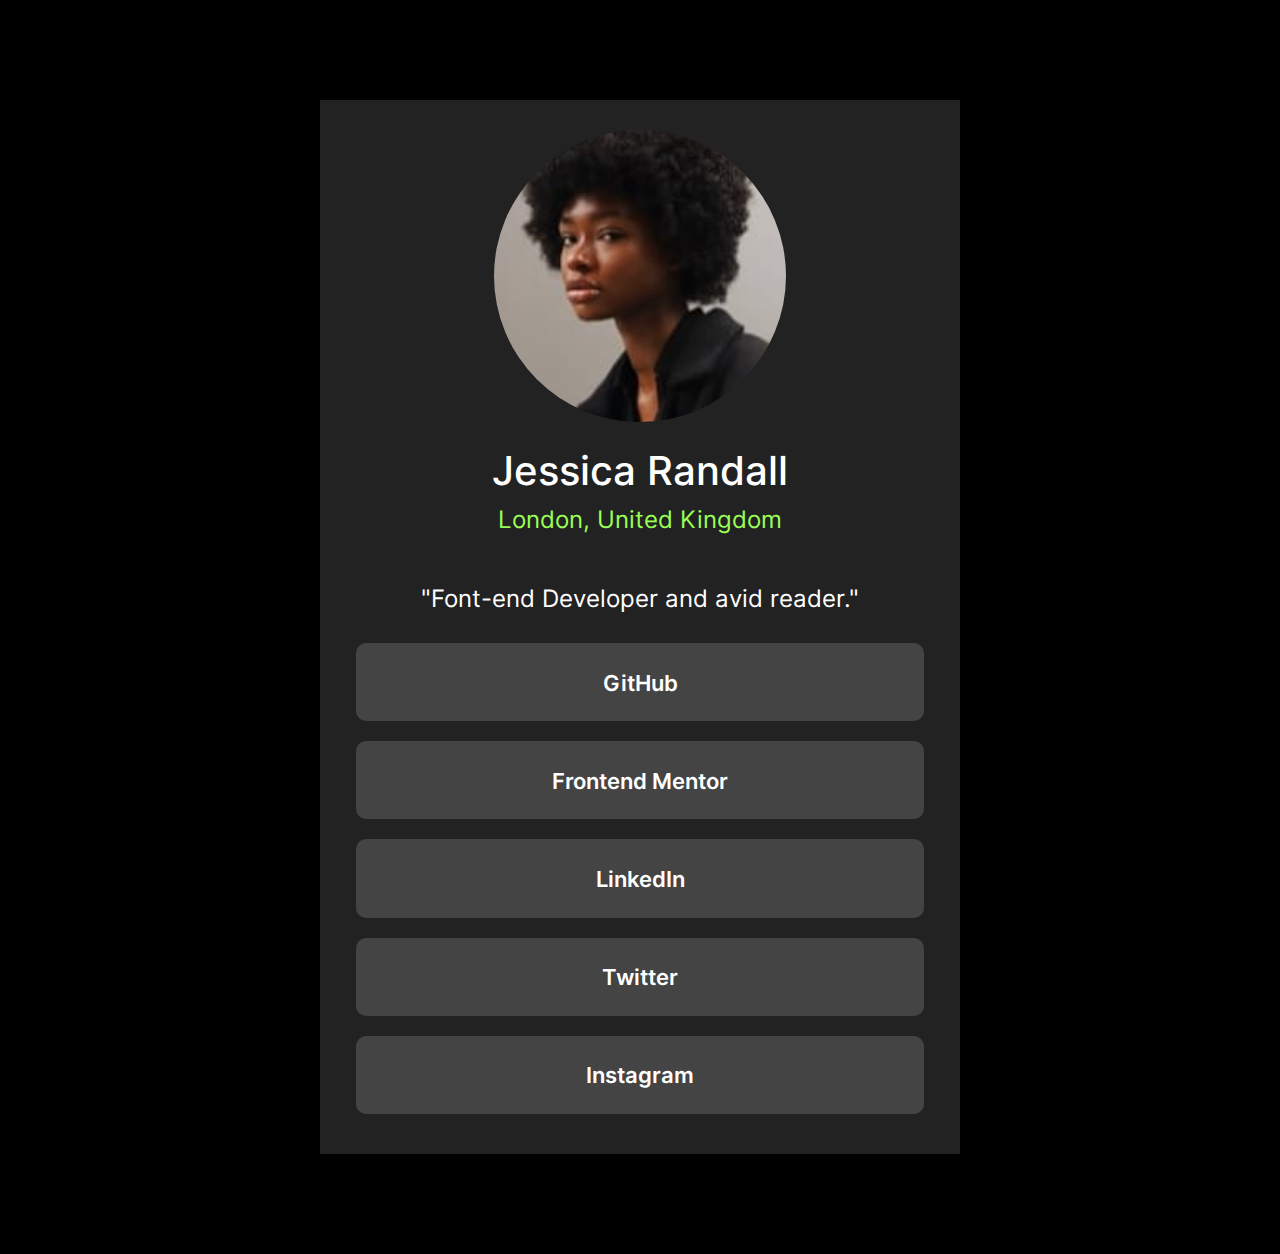
<file: index.html>
<!DOCTYPE html>
<html lang="en">
    <head>
        <meta charset="utf-8">
        <link rel="stylesheet" href="styles.css">
        <meta name="viewport" content="width=device-width, initial-scale=1.0">
        <title>Social Media Page</title>
        <link rel="icon" type="image/png" href="./assets/images/favicon-32x32.png">
    </head>
    <body>
        <main class="social-post">
            <section>
                <img src="./assets/images/avatar-jessica.jpeg" alt="female woman portrait">
                <h1>Jessica Randall</h1>
                <p class="location">London, United Kingdom</p>
                <p class="hobby">"Font-end Developer and avid reader."</p>
            </section>
            <section class="links">
            <a class="link" href="#">GitHub</a>
                <a class="link" href="#">Frontend Mentor</a>
                <a class="link" href="#">LinkedIn</a>
                <a class="link" href="#">Twitter</a>
                <a class="link" href="#">Instagram</a>
            </section>
        </main>
    </body>

</html>
</file>
<file: styles.css>
*{
    box-sizing: border-box;
    margin: 0;
    padding: 0;
    text-align: center;
    font-family: 'Inter';
}

@font-face {
    font-family: 'Inter';
    src: url('../assets/fonts/Inter-VariableFont_slnt\,wght.ttf') format('truetype-variations');
    font-weight: 100 900;   /* full weight range */
    font-style: normal;
}
@font-face {
    font-family: 'Inter-bold';
    src: url('../assets/fonts/static/Inter-Bold.ttf') format('truetype-variations');
    font-weight: 700;   
    font-style: normal;
}
@font-face {
    font-family: 'Inter-semibold';
    src: url('../assets/fonts/static/Inter-SemiBold.ttf') format('truetype-variations');
    font-weight: 600;   
    font-style: normal;
}
@font-face {
    font-family: 'Inter-regular';
    src: url('../assets/fonts/static/Inter-Regular.ttf') format('truetype-variations');
    font-weight: 400;   
    font-style: normal;
}
body{
    width:100vw;
    color: white;
    background-color: #000;
    display:flex;
    justify-content: center;
    align-items: center;
}
.social-post{
    margin:100px auto;
    min-width: 100px;
    background-color: #222;
    padding: 30px 2vw;
    display: flex;
    flex-direction: column;
    justify-content: center;
    align-items: center;
}
img{
   border-radius: 100%;
   width:150px;
   height:150px;
}
h1{
    
    font-weight: 500;
    margin: 20px 0 10px;
}
p{
    font-size: 0.9rem;
}
.location{
    color: #9f5;
}
.hobby{
    margin: 50px 0 20px;
    font-size: 0.9rem;
}
.links{
    display: flex;
    flex-direction: column;
    width: 100%;
}
.link{
    background-color: #444;
    padding: 20px 0;
    margin:10px ;
    border-radius: 10px;
    text-decoration: none;
    color:#fff;
    font-weight: 600;
}
.link:hover{
    background-color: #9f5;
    color:black
}
@media only screen and (min-width:600px){
    .social-post{
        width:50vw;
    }
    img{
        height:calc(100px + 15vw);
        width:calc(100px + 15vw);
    }
    h1{
        font-size: 2.5rem;
    }
    p{
        font-size: 1.5rem !important;
    }
    .link{
        padding: 2vw ;
        font-size: calc(1rem + 0.5vw);
    }
}
</file>
